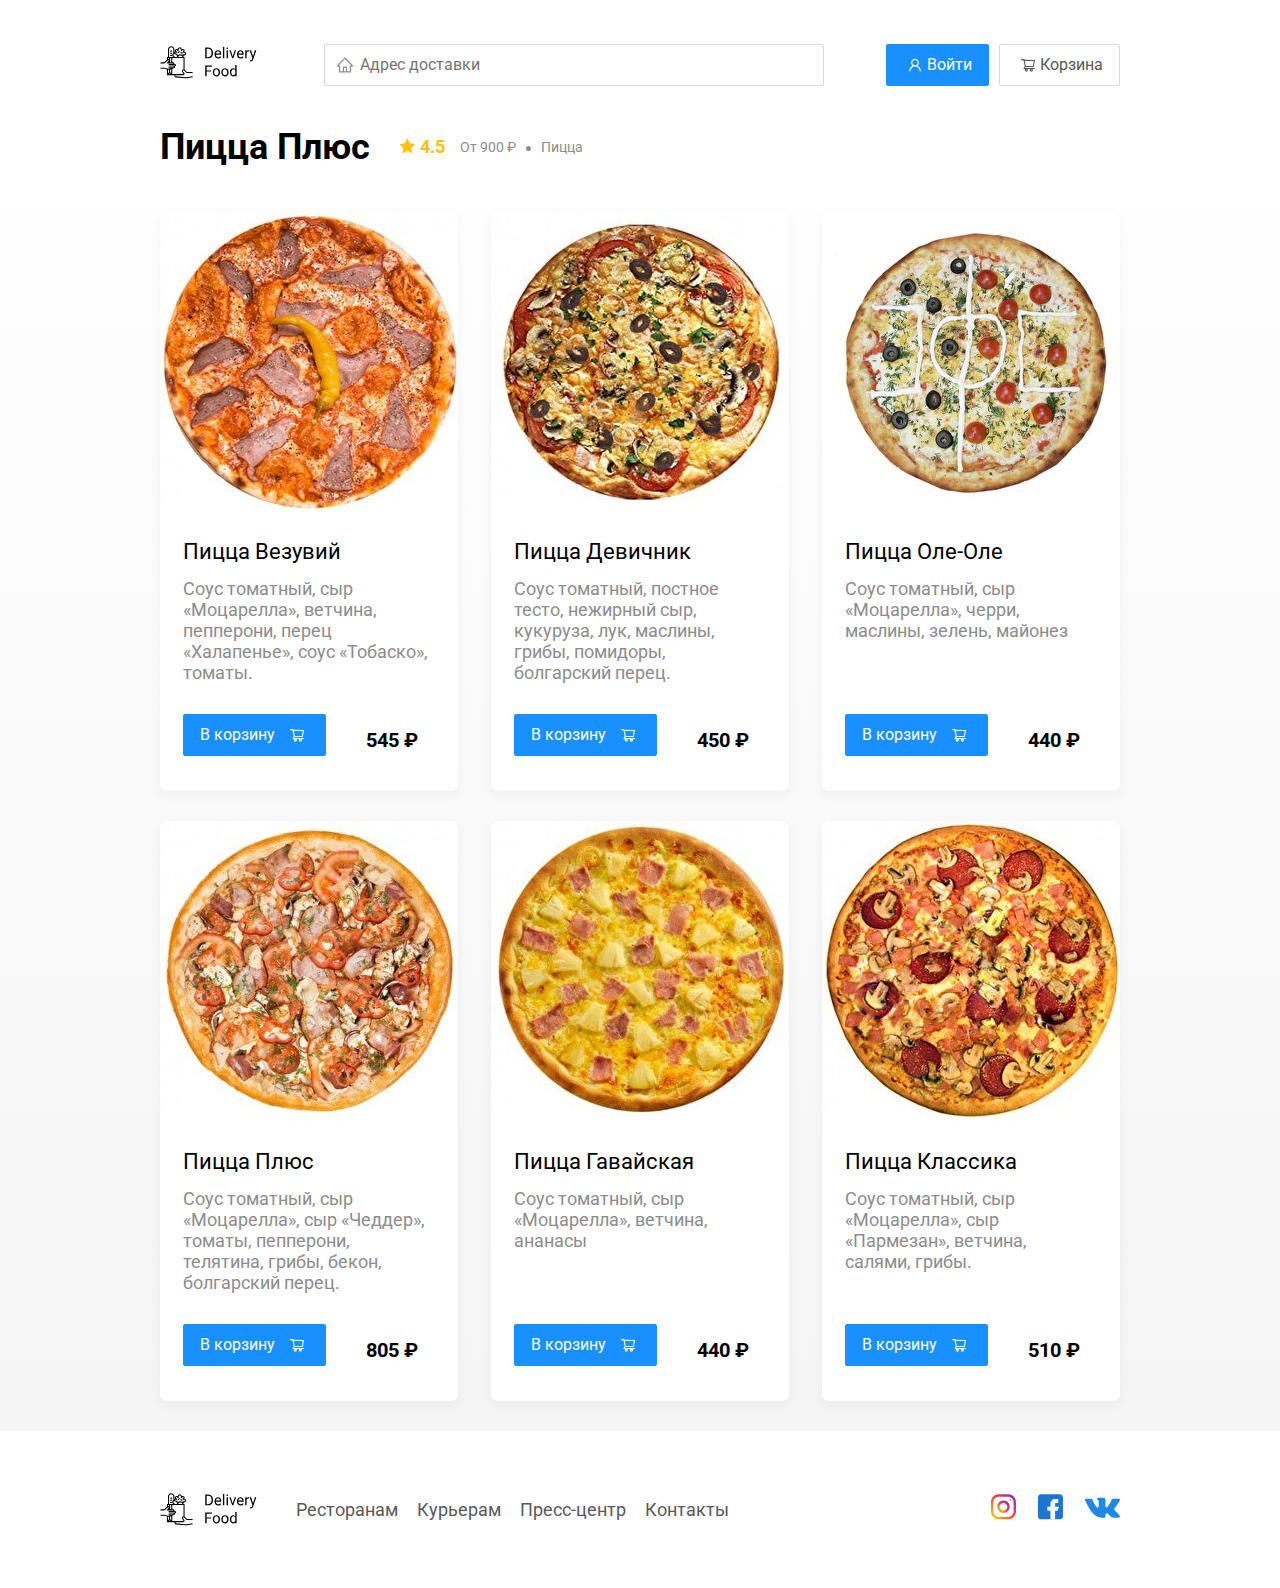
<file: restaurant.html>
<!DOCTYPE html>
<html lang="ru">
<head>
	<meta charset="UTF-8"/>
	<meta name="viewport" content="width=device-width, initial-scale=1.0"/>
	<title>PizzaBurger — доставка еды на дом</title>
	<link
			href="https://fonts.googleapis.com/css?family=Roboto:400,700&display=swap&subset=cyrillic"
			rel="stylesheet"
	/>
	<link rel="stylesheet" href="css/normalize.css"/>
	<link rel="stylesheet" href="css/style.css"/>
</head>
<body>
	<div class="container">
		<header class="header">
			<a href="index.html" class="logo">
				<img src="img/icon/logo.svg" alt="Logo"/>
			</a>
			<label class="address">
				<input type="text" class="input input-address" placeholder="Адрес доставки"/>
			</label>
			<div class="buttons">
				<button class="button button-primary button-auth">
					<span class="button-auth-svg"></span>
					<span class="button-text">Войти</span>
				</button>
				<button class="button" id="cart-button">
					<span class="button-cart-svg"></span>
					<span class="button-text">Корзина</span>
				</button>
			</div>
		</header>
	</div>
	<!-- /.container  -->

	<main class="main">
		<div class="container">
			<section class="menu">
				<div class="section-heading">
					<h2 class="section-title restaurant-title">Пицца Плюс</h2>
					<div class="card-info">
						<div class="rating">
							4.5
						</div>
						<div class="price">От 900 ₽</div>
						<div class="category">Пицца</div>
					</div>
					<!-- /.card-info -->
				</div>
				<div class="cards cards-menu">
					<div class="card">
						<img src="img/pizza-plus/pizza-vesuvius.jpg" alt="image" class="card-image"/>
						<div class="card-text">
							<div class="card-heading">
								<h3 class="card-title card-title-reg">Пицца Везувий</h3>
							</div>
							<!-- /.card-heading -->
							<div class="card-info">
								<div class="ingredients">Соус томатный, сыр «Моцарелла», ветчина, пепперони, перец
								                         «Халапенье», соус «Тобаско», томаты.
								</div>
							</div>
							<!-- /.card-info -->
							<div class="card-buttons">
								<button class="button button-primary button-add-cart">
									<span class="button-card-text">В корзину</span>
									<span class="button-cart-svg"></span>
								</button>
								<strong class="card-price-bold">545 ₽</strong>
							</div>
						</div>
						<!-- /.card-text -->
					</div>
					<!-- /.card -->

					<div class="card">
						<img src="img/pizza-plus/pizza-girls.jpg" alt="image" class="card-image"/>
						<div class="card-text">
							<div class="card-heading">
								<h3 class="card-title card-title-reg">Пицца Девичник</h3>
							</div>
							<!-- /.card-heading -->
							<div class="card-info">
								<div class="ingredients">Соус томатный, постное тесто, нежирный сыр, кукуруза, лук, маслины,
								                         грибы, помидоры, болгарский перец.
								</div>
							</div>
							<!-- /.card-info -->
							<div class="card-buttons">
								<button class="button button-primary button-add-cart">
									<span class="button-card-text">В корзину</span>
									<span class="button-cart-svg"></span>
								</button>
								<strong class="card-price-bold">450 ₽</strong>
							</div>
						</div>
						<!-- /.card-text -->
					</div>
					<!-- /.card -->

					<div class="card">
						<img src="img/pizza-plus/pizza-oleole.jpg" alt="image" class="card-image"/>
						<div class="card-text">
							<div class="card-heading">
								<h3 class="card-title card-title-reg">Пицца Оле-Оле</h3>
							</div>
							<!-- /.card-heading -->
							<div class="card-info">
								<div class="ingredients">Соус томатный, сыр «Моцарелла», черри, маслины, зелень, майонез
								</div>
							</div>
							<!-- /.card-info -->
							<div class="card-buttons">
								<button class="button button-primary button-add-cart">
									<span class="button-card-text">В корзину</span>
									<span class="button-cart-svg"></span>
								</button>
								<strong class="card-price-bold">440 ₽</strong>
							</div>
						</div>
						<!-- /.card-text -->
					</div>
					<!-- /.card -->

					<div class="card">
						<img src="img/pizza-plus/pizza-plus.jpg" alt="image" class="card-image"/>
						<div class="card-text">
							<div class="card-heading">
								<h3 class="card-title card-title-reg">Пицца Плюс</h3>
							</div>
							<!-- /.card-heading -->
							<div class="card-info">
								<div class="ingredients">Соус томатный, сыр «Моцарелла», сыр «Чеддер», томаты, пепперони,
								                         телятина, грибы, бекон, болгарский перец.
								</div>
							</div>
							<!-- /.card-info -->
							<div class="card-buttons">
								<button class="button button-primary button-add-cart">
									<span class="button-card-text">В корзину</span>
									<span class="button-cart-svg"></span>
								</button>
								<strong class="card-price-bold">805 ₽</strong>
							</div>
						</div>
						<!-- /.card-text -->
					</div>
					<!-- /.card -->

					<div class="card">
						<img src="img/pizza-plus/pizza-hawaiian.jpg" alt="image" class="card-image"/>
						<div class="card-text">
							<div class="card-heading">
								<h3 class="card-title card-title-reg">Пицца Гавайская</h3>
							</div>
							<!-- /.card-heading -->
							<div class="card-info">
								<div class="ingredients">Соус томатный, сыр «Моцарелла», ветчина, ананасы</div>
							</div>
							<!-- /.card-info -->
							<div class="card-buttons">
								<button class="button button-primary button-add-cart">
									<span class="button-card-text">В корзину</span>
									<span class="button-cart-svg"></span>
								</button>
								<strong class="card-price-bold">440 ₽</strong>
							</div>
						</div>
						<!-- /.card-text -->
					</div>
					<!-- /.card -->

					<div class="card">
						<img src="img/pizza-plus/pizza-classic.jpg" alt="image" class="card-image"/>
						<div class="card-text">
							<div class="card-heading">
								<h3 class="card-title card-title-reg">Пицца Классика</h3>
							</div>
							<!-- /.card-heading -->
							<div class="card-info">
								<div class="ingredients">Соус томатный, сыр «Моцарелла», сыр «Пармезан», ветчина, салями,
								                         грибы.
								</div>
							</div>
							<!-- /.card-info -->
							<div class="card-buttons">
								<button class="button button-primary button-add-cart">
									<span class="button-card-text">В корзину</span>
									<span class="button-cart-svg"></span>
								</button>
								<strong class="card-price-bold">510 ₽</strong>
							</div>
						</div>
						<!-- /.card-text -->
					</div>
					<!-- /.card -->
				</div>
				<!-- /.cards -->
			</section>
		</div>
		<!-- /.container -->
	</main>

	<footer class="footer">
		<div class="container">
			<div class="footer-block">
				<img src="img/icon/logo.svg" alt="logo" class="logo footer-logo"/>
				<nav class="footer-nav">
					<a href="#" class="footer-link">Ресторанам </a>
					<a href="#" class="footer-link">Курьерам</a>
					<a href="#" class="footer-link">Пресс-центр</a>
					<a href="#" class="footer-link">Контакты</a>
				</nav>
				<div class="social-links">
					<a href="#" class="social-link"><img src="img/social/instagram.svg" alt="instagram"/></a>
					<a href="#" class="social-link"><img src="img/social/fb.svg" alt="facebook"/></a>
					<a href="#" class="social-link"><img src="img/social/vk.svg" alt="vk"/></a>
				</div>
				<!-- /.social-links -->
			</div>
			<!-- /.footer-block -->
		</div>
	</footer>

	<div class="modal modal-cart">
		<div class="modal-dialog">
			<div class="modal-header">
				<h3 class="modal-title">Корзина</h3>
				<button class="close">&times;</button>
			</div>
			<!-- /.modal-header -->
			<div class="modal-body">
				<div class="food-row">
					<span class="food-name">Ролл угорь стандарт</span>
					<strong class="food-price">250 ₽</strong>
					<div class="food-counter">
						<button class="counter-button">-</button>
						<span class="counter">1</span>
						<button class="counter-button">+</button>
					</div>
				</div>
				<!-- /.foods-row -->
				<div class="food-row">
					<span class="food-name">Ролл угорь стандарт</span>
					<strong class="food-price">250 ₽</strong>
					<div class="food-counter">
						<button class="counter-button">-</button>
						<span class="counter">1</span>
						<button class="counter-button">+</button>
					</div>
				</div>
				<!-- /.foods-row -->
				<div class="food-row">
					<span class="food-name">Ролл угорь стандарт</span>
					<strong class="food-price">250 ₽</strong>
					<div class="food-counter">
						<button class="counter-button">-</button>
						<span class="counter">1</span>
						<button class="counter-button">+</button>
					</div>
				</div>
				<!-- /.foods-row -->
				<div class="food-row">
					<span class="food-name">Ролл угорь стандарт</span>
					<strong class="food-price">250 ₽</strong>
					<div class="food-counter">
						<button class="counter-button">-</button>
						<span class="counter">1</span>
						<button class="counter-button">+</button>
					</div>
				</div>
				<!-- /.foods-row -->
			</div>
			<!-- /.modal-body -->
			<div class="modal-footer">
				<span class="modal-pricetag">1250 ₽</span>
				<div class="footer-buttons">
					<button class="button button-primary">Оформить заказ</button>
					<button class="button clear-cart">Отмена</button>
				</div>
			</div>
			<!-- /.modal-footer -->
		</div>
		<!-- /.modal-dialog -->
	</div>


	<script src="js/main.js"></script>
</body>
</html>
</file>
<file: css/style.css>
* {
    box-sizing: border-box;
}

body {
    font-family: "Roboto", sans-serif;
    padding-top: 44px;
}

a,
button {
    cursor: pointer;
    color: inherit;
}

.hide {
    display: none;
}

.container {
    max-width: 1200px;
    margin: auto;
}

.header {
    display: flex;
    align-items: center;
    justify-content: space-between;
    margin-bottom: 40px;
}

.input {
    background-color: #ffffff;
    border: 1px solid #d9d9d9;
    border-radius: 2px;
    font-size: 16px;
    line-height: 24px;
    padding: 8px 8px 8px 35px;
    background-repeat: no-repeat;
    background-position: left 11px center;
}

.address {
    flex: 0.8;
}

.input-address {
    width: 100%;
    background-image: url(../img/icon/home.svg);
}

.search {
    margin-left: auto;
}

.input-search {
    width: 300px;
    background-image: url(../img/icon/search.svg);

}

.buttons {
    display: flex;
    align-items: center;
}

.button {
    display: flex;
    align-items: center;
    padding: 8px 16px;
    background: #ffffff;
    border: 1px solid #d9d9d9;
    box-sizing: border-box;
    box-shadow: 0 0 2px rgba(0, 0, 0, 0.0015);
    border-radius: 2px;
    color: #595959;
    font-size: 16px;
    line-height: 24px;
}

.button:hover {
    background: #1890ff;
    border: 1px solid #1890ff;
    color: #fff;
}


.button-primary {
    background: #1890ff;
    border: 1px solid #1890ff;
    color: #fff;
    margin-right: 10px;
}

.button-primary:hover {
    background: #ffffff;
    border: 1px solid #d9d9d9;
    color: #595959;
}

.button-icon {
    margin-right: 6px;
}

.button-card-text {
    margin-right: 10px;
}

.button-auth {
    background-position: 20px 13px;
}

.button-primary .button-auth-svg {
    width: 24px;
    height: 24px;
    background-color: #fff;
    -webkit-mask: url("../img/icon/user.svg") no-repeat 50% 50%;
    mask: url("../img/icon/user.svg") no-repeat 50% 50%;
    background-repeat: no-repeat;
}

.button-primary:hover .button-auth-svg {
    background-color: #595959;
}

.button .button-cart-svg {
    width: 24px;
    height: 24px;
    background-color: #595959;
    -webkit-mask: url("../img/icon/shopping-cart.svg") no-repeat 50% 50%;
    mask: url("../img/icon/shopping-cart.svg") no-repeat 50% 50%;
    background-repeat: no-repeat;
}

.button-primary .button-cart-svg {
    background-color: #fff;
}

.button:hover .button-cart-svg {
    background-color: #fff;
}

.button-primary:hover .button-cart-svg {
    background-color: #595959;
}

.button-cart {
    display: none;
    margin: 0 5px;
}

.button-out {
    display: none;
    margin: 0 5px;
}

.user-name {
    display: none;
    margin-right: 20px;
    font-weight: bold;
    font-size: 18px;
}

.promo-slider {

    width: 600px;
    height: 300px;

}

.promo {
    box-shadow: 0 7px 12px rgba(158, 158, 163, 0.1);
    border-radius: 10px;
    padding: 68px 70px;
    margin-bottom: 56px;
}

.pizza {
    background: #fff1b8 url(../img/promo/pizza.png) no-repeat top -100px right -250px / 830px
}

.kebab {
    background: #D6E4FF url(../img/promo/kebab.png) no-repeat top 45px right 40px / 450px;
}

.vegetables {
    background: #FFF566 url(../img/promo/vegetables.png) no-repeat top 0 right 0 / 825px
}

.sushi {
    background: #FFF1F0 url(../img/promo/sushi.png) no-repeat top 10px right 15px / 500px
}

.promo-title {
    font-style: normal;
    font-weight: bold;
    font-size: 39px;
    line-height: 46px;
    color: #302c34;
}

.promo-text {
    font-style: normal;
    font-weight: normal;
    font-size: 24px;
    line-height: 28px;
    color: #302c34;
    max-width: 538px;
}

.main {
    background: linear-gradient(180deg, rgba(245, 245, 245, 0) 1.04%, #f5f5f5 100%);
}

.section-heading {
    display: flex;
    align-items: center;
    margin-bottom: 44px;
}

.section-title {
    font-style: normal;
    font-weight: bold;
    font-size: 36px;
    line-height: 42px;
    margin: 0 30px 0 0;
    color: #000000;
}

.cards {
    display: flex;
    align-items: flex-start;
    justify-content: space-between;
    flex-wrap: wrap;
}

.card {
    background: #ffffff;
    box-shadow: 0 4px 12px rgba(0, 0, 0, 0.05);
    border-radius: 7px;
    overflow: hidden;
    margin-bottom: 30px;
    flex-basis: 31%;
    text-decoration: none;

}

.card-restaurant {
    cursor: pointer
}

.card-image {
    width: 100%;
    height: 250px;
    object-fit: cover;
}


.card-text {
    padding: 20px 23px 35px;
    min-height: 275px;
    display: flex;
    flex-direction: column;
}



.restaurants .card-text {
    min-height: auto;
}

.card-heading {
    display: flex;
    align-items: center;
    justify-content: space-between;
    margin-bottom: 10px;
}

.card-title {
    margin: 0;
    font-style: normal;
    font-weight: bold;
    font-size: 22px;
    line-height: 32px;
}

.card-title-reg {
    font-weight: 400;
}

.card-tag {
    font-style: normal;
    font-weight: normal;
    font-size: 12px;
    line-height: 20px;
    color: #ffffff;
    background: #262626;
    border-radius: 2px;
    padding: 1px 8px;
}

.card-info {
    display: flex;
    align-items: center;
    flex-wrap: wrap;
}

.card-buttons {
    display: flex;
    margin-top: 24px;
    flex-grow: 1;
    align-items: flex-end;
}

.card-price-bold {
    font-weight: bold;
    font-size: 20px;
    line-height: 32px;
    margin-left: 30px;
}

.rating {
    background-image: url("../img/icon/rating.svg");
    background-repeat: no-repeat;
    background-position: 0 7px;
    padding-left: 20px;
    margin-right: 26px;
    color: #ffc107;
    font-weight: bold;
    font-size: 18px;
    line-height: 32px;
}

.price,
.category {
    color: #8c8c8c;
    font-size: 18px;
    line-height: 32px;
}

.price {
    margin-right: 10px;
}

.ingredients {
    color: #8c8c8c;
    font-size: 18px;
    line-height: 21px;
}

.category {
    text-overflow: ellipsis;
    overflow: hidden;
    white-space: nowrap;
    max-width: 150px;
}

.price:after {
    content: "";
    width: 5px;
    height: 5px;
    background-color: #8c8c8c;
    display: inline-block;
    vertical-align: middle;
    border-radius: 50%;
    margin-left: 10px;
}

.footer {
    padding: 60px 0;
}

.footer-block {
    display: flex;
    align-items: center;
    justify-content: space-between;
}

.footer-nav {
    margin-left: 35px;
    margin-right: auto;
}

.footer-link {
    display: inline-block;
    color: #595959;
    font-style: normal;
    font-weight: normal;
    font-size: 18px;
    line-height: 21px;
    text-decoration: none;
}

.footer-link:not(:last-child) {
    margin-right: 15px;
}

.social-links {
    display: flex;
    align-items: center;
}

.social-link:not(:last-child) {
    margin-right: 21px;
}

.modal {
    position: fixed;
    left: 0;
    top: 0;
    width: 100%;
    height: 100%;
    background: rgba(0, 0, 0, 0.4);
    display: none;
    z-index: 999;
}

.modal-auth {
    position: fixed;
    left: 0;
    top: 0;
    width: 100%;
    height: 100%;
    background: rgba(0, 0, 0, 0.4);
    display: none;
    z-index: 999;
}

.is-open {
    display: flex;
}

.modal-dialog {
    max-width: 780px;
    width: 95%;
    background: #ffffff;
    border-radius: 5px;
    margin: auto;
    padding: 40px 45px;
}

.modal-dialog-auth {
    width: auto;
    position: relative;
}

.label-auth {
    display: block;
    margin: 30px;
}

.label-auth span {
    width: 80px;
    display: inline-block;
}

.modal-header {
    display: flex;
    align-items: center;
    justify-content: space-between;
    margin-bottom: 45px;
}

.modal-title {
    margin: 0;
    font-weight: bold;
    font-size: 36px;
    line-height: 42px;
}

.close {
    font-size: 36px;
    border: none;
    background-color: transparent;
}

.close-auth {
    font-size: 36px;
    border: none;
    background-color: transparent;
    position: absolute;
    top: 10px;
    right: 20px;
}

.modal-body {
    margin-bottom: 22px;
}

.food-row {
    display: flex;
    align-items: flex-start;
    justify-content: space-between;
    padding-bottom: 8px;
    border-bottom: 1px solid #d9d9d9;
    margin-bottom: 15px;
}

.food-name {
    font-weight: normal;
    font-size: 18px;
    line-height: 32px;
}

.food-price {
    margin-left: auto;
    margin-right: 47px;
    font-weight: bold;
    font-size: 20px;
    line-height: 32px;
}

.food-counter {
    display: flex;
    align-items: center;
}

.counter-button {
    display: flex;
    align-items: center;
    justify-content: center;
    width: 39px;
    height: 32px;
    background: #ffffff;
    border: 1px solid #40a9ff;
    box-sizing: border-box;
    border-radius: 2px;
    font-weight: normal;
    font-size: 14px;
    line-height: 22px;
    color: #40a9ff;
}

.counter-button:hover {
    background: #40a9ff;
    border: 1px solid #ffffff;
    color: #ffffff;
}

.counter {
    font-size: 16px;
    line-height: 24px;
    margin-left: 10px;
    margin-right: 10px;
}

.modal-footer {
    display: flex;
    align-items: center;
    justify-content: space-between;
}

.modal-auth .modal-footer {
    justify-content: flex-end;
}

.footer-buttons {
    display: flex;
    align-items: center;
}

.modal-pricetag {
    background: #262626;
    border-radius: 5px;
    color: #ffffff;
    padding: 15px 20px;
    font-size: 20px;
    line-height: 23px;
}

@media (max-width: 1366px) {
    .container {
        max-width: 960px;
    }

    .pizza {
        background-position: center right -300px;
        background-size: 750px;
    }


    .kebab {
        background-position: top -5px right -93px;
        background-size: 530px;
    }

    .vegetables {
        background-position: top 0 right -93px;
        background-size: 820px;
    }

    .sushi {
        background-position: center right -90px;
    }

    .rating {
        margin-right: 15px;
    }

    .category,
    .price {
        font-size: 14px;
    }
}

@media (max-width: 992px) {
    .container {
        max-width: 750px;
    }



    .pizza {
        padding: 50px;
        background-size: 500px;
        background-position: center right -200px;
    }


    .kebab {
        background-position: top 55px right -100px;
        background-size: 385px;
    }

    .vegetables {
        background-position: top 0 right -280px;
        background-size: 810px;
    }

    .sushi {
        background-position: top 30px right -175px;
    }



    .promo-text {
        font-size: 18px;
        max-width: 400px;
    }

    .card {
        flex-basis: 49%;
    }

    .footer-link {
        font-size: 16px;
    }
}

@media (max-width: 768px) {
    .container {
        max-width: 560px;
    }

    .card-info {
        flex-wrap: wrap;
    }

    .card .rating {
        flex-basis: 100%;
    }

    .card-title {
        font-size: 18px;
    }

    .card-text {
        min-height: 290px;
    }

    .card-price-bold {
        margin-left: 20px;
    }


    .pizza {
        background-size: 400px;
        background-position: bottom 50px right -200px;
    }


    .kebab {
        background-position: top -5px right -74px;
        background-size: 300px;
    }

    .vegetables {
        background-position: top 0 right -240px;
        background-size: 702px;
    }

    .sushi {
        background-position: top -24px right -75px;
        background-size: 302px;
    }

    .promo-title {
        font-size: 24px;
        line-height: 1.4;
    }

    .promo-text {
        margin-top: 0;
    }
}

@media (max-width: 578px) {
    .container {
        width: 90%;
    }

    .address {
        min-width: 100%;
        order: 1;
    }

    .header {
        flex-wrap: wrap;
    }

    .input-address {
        margin-top: 15px;
        order: 5;
        flex: 1;
    }

    .promo {
        background-image: none;
    }

    .promo-title {
        margin-bottom: 10px;
    }

    .section-title {
        font-size: 20px;
    }

    .card {
        flex-basis: 100%;
    }

    .card-text {
        min-height: auto;
    }

    .card-image {
        width: 100%;
    }

    .footer {
        padding: 30px 0;
    }

    .footer-block {
        align-items: flex-start;
    }

    .footer-nav {
        margin-left: 0;
        margin-right: 0;
        order: 0;
        display: flex;
        flex-direction: column;
    }

    .footer-logo {
        margin-right: 15px;
        order: 1;
    }

    .social-links {
        order: 2;
    }
}

@media (max-width: 480px) {
    .button-text {
        display: none;
    }

    .button-icon {
        margin: 0;
    }

    .user-name {
        margin: 10px;

    }

    .buttons {
        flex-wrap: wrap;
        margin-left: auto;
    }

    .button {
        min-height: 40px;
        padding: 5px 12px;

    }

    .button-out-svg {
        width: 24px;
        height: 24px;
        background-color: #fff;
        -webkit-mask: url(../img/icon/logout.svg) no-repeat 50% 50%;
        mask: url(../img/icon/logout.svg) no-repeat 50% 50%;
        background-repeat: no-repeat;
        -webkit-mask-size: 20px;
        mask-size: 20px;
    }

    .promo {
        padding: 20px;
    }

    .section-heading {
        flex-wrap: wrap;
    }

    .footer-block {
        flex-wrap: wrap;
        flex-direction: column;
        align-items: center;
    }

    .footer-logo {
        order: 0;
        margin-bottom: 20px;
    }

    .footer-nav {
        margin-bottom: 20px;
        text-align: center;
    }

    .footer-link:not(:last-child) {
        margin-right: 0;
    }
}

.card img {
    width: 300px;
    height: 300px;
}
</file>
